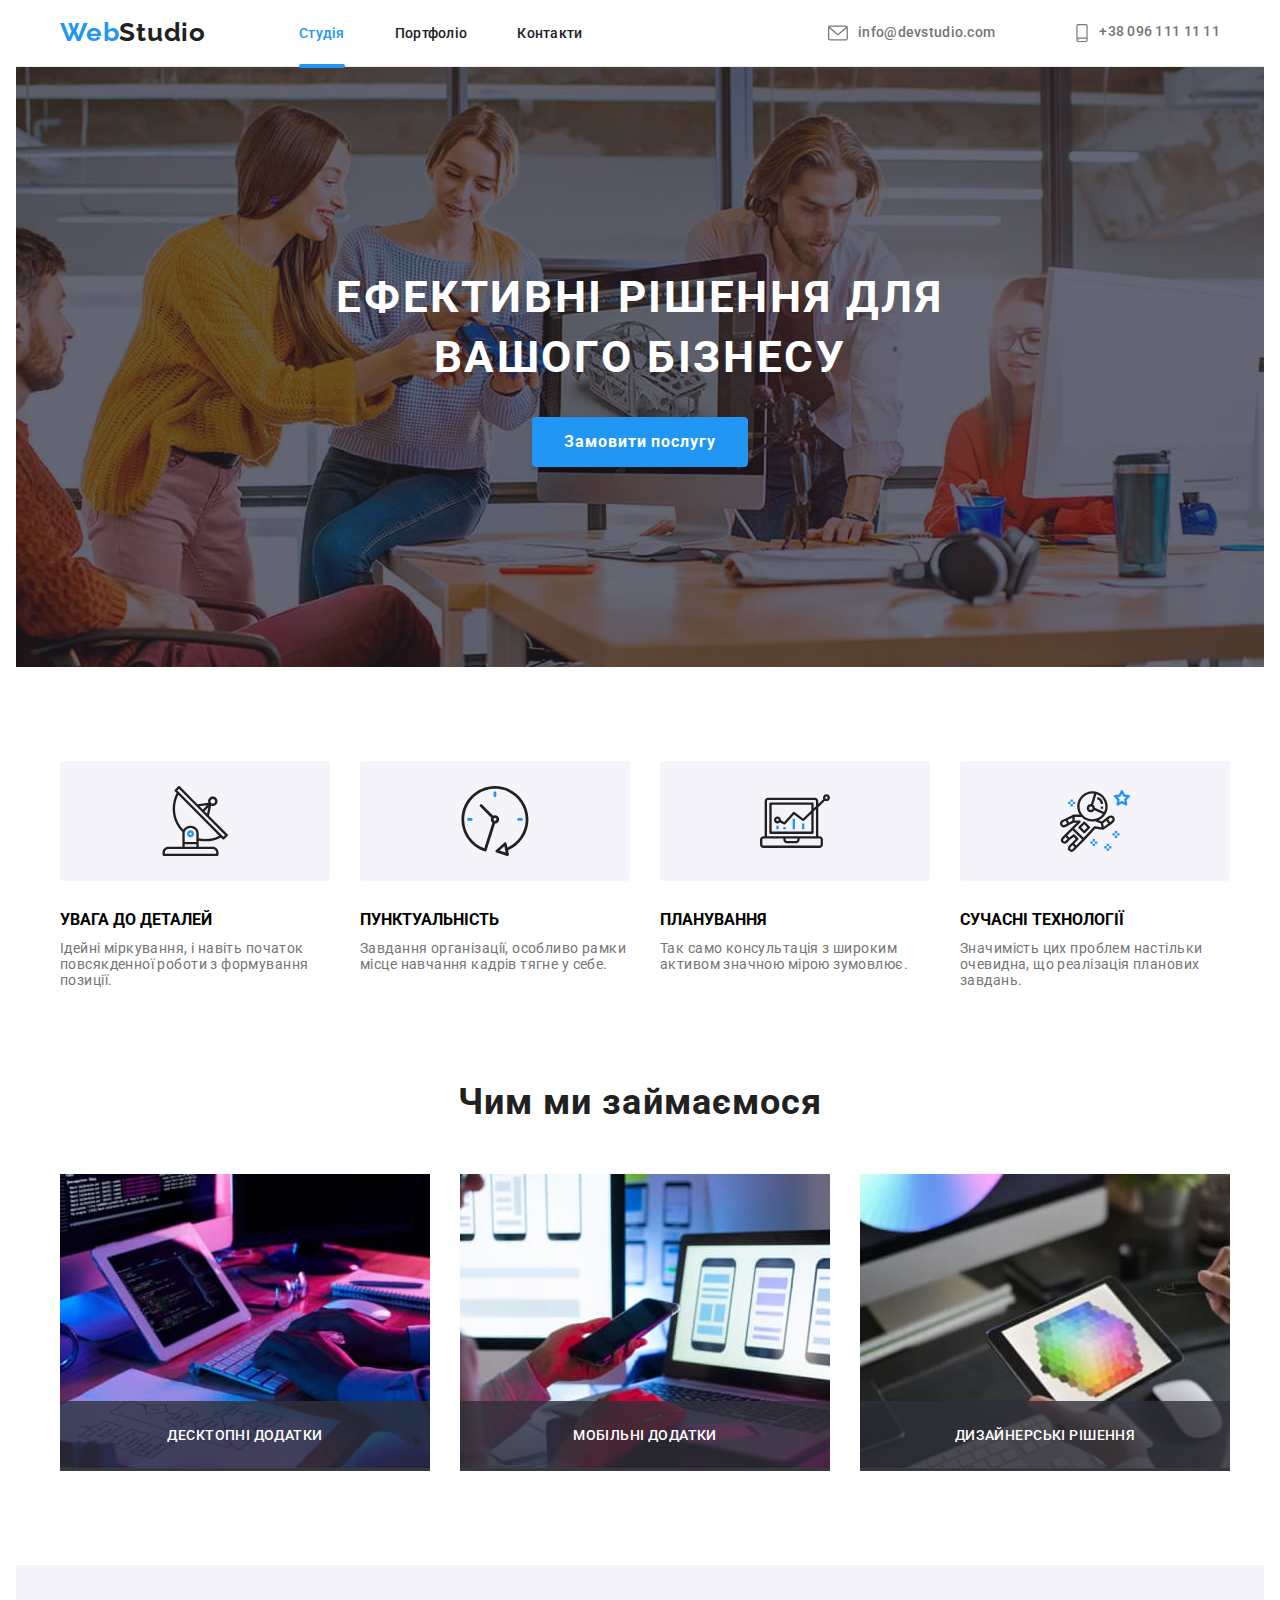
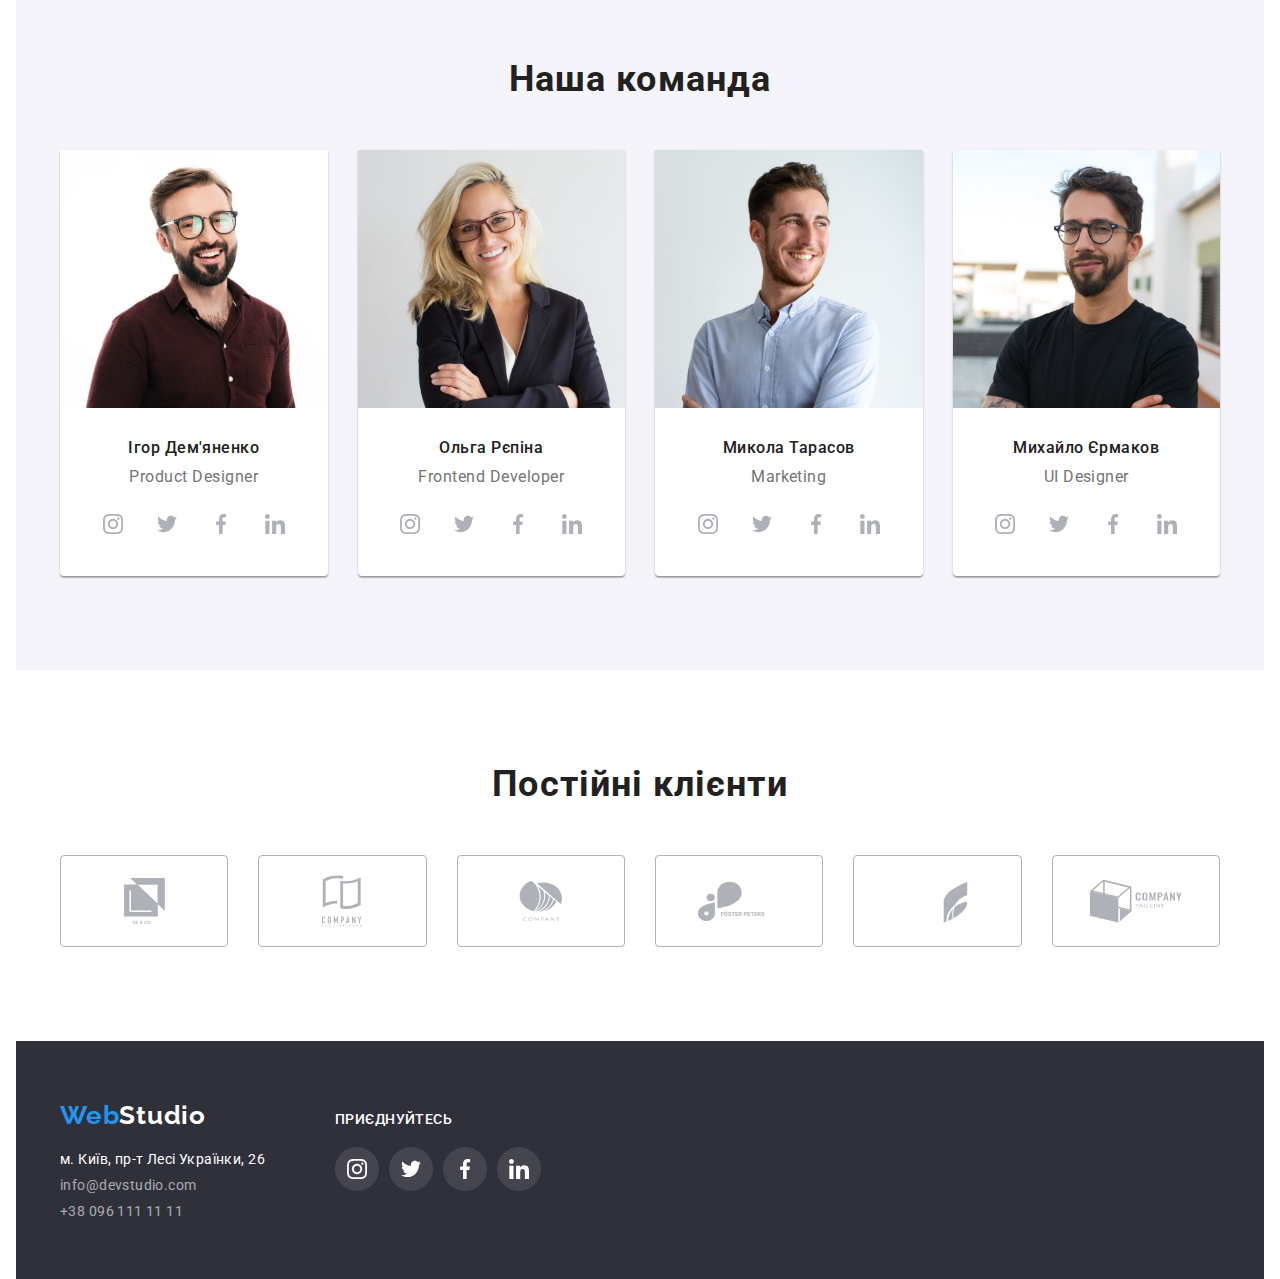
<file: index.html>
<!doctype html>
<html lang="uk">

<head>
    <meta charset="UTF-8">
    <meta http-equiv="X-UA-Compatible" content="IE=edge">
    <meta name="viewport" content="width=\, initial-scale=1.0">
    <title>WebStudio</title>
    <link rel="preconnect" href="https://fonts.googleapis.com">
    <link rel="preconnect" href="https://fonts.gstatic.com" crossorigin>
    <link
        href="https://fonts.googleapis.com/css2?family=Raleway:wght@700&family=Roboto:wght@400;500;700;900&display=swap"
        rel="stylesheet">
    <link rel="stylesheet"
        href="https://cdnjs.cloudflare.com/ajax/libs/modern-normalize/1.1.0/modern-normalize.min.css">
    <link rel="stylesheet" href="./css/styles.css">
</head>

<body>
    <!-- Шапка сайта -->
    <header class="header">
        <div class="container flex-header">
            <nav class="navigation">
                <a class="logo-head" lang="en" href="./index.html"><span class="logo">Web</span><span
                        class="logo-part">Studio</span></a>
                <ul class="menu">
                    <li class="navigation-item">
                        <a class="navigation-link current" href="./index.html">Студія</a>
                    </li>
                    <li class="navigation-item"><a class="navigation-link" href="./portfolio.html">Портфоліо</a></li>
                    <li class="navigation-item"><a class="navigation-link" href="./index.html">Контакти</a></li>
                </ul>
            </nav>
            <ul class="contacts">
                <li class="nav-contacts"><a class="mail mail-list" href="mailto:info@devstudio.com">
                        <svg class="mail-icon" width="20" height="16">
                            <use href="./images/icons.svg#icon-envelope-hover"></use>
                        </svg>info@devstudio.com</a></li>
                <li class="nav-contacts"><a class="phone phone-list" href="tel:+380961111111">
                        <svg class="phone-icon" width="14" height="18">
                            <use href="./images/icons.svg#icon-smartphone"></use>
                        </svg>+38 096 111 11 11</a></li>
            </ul>
        </div>
    </header>
    <main>
        <!-- Герой -->
        <section class="hero">
            <div class="hero-box container">
                <h1 class="hero-heading">Ефективні рішення для</br>
                    вашого бізнесу</h1>
                <button class="button" data-modal-open type="button"><span class="text-button">Замовити послугу</span></button>
                <div class="backdrop is-hidden" data-modal>
                    <div class="modal is-hidden">
                        <button class =" close-modal-btn " data-modal-close>
                            <svg class="modal-close-button" width="18" height="18">
                                <use href="./images/modalclose.svg#icon-close-black"></use>
                            </svg>
                        </button>
                    </div>
                </div>
            </div>
        </section>
        <!-- Переваги -->
        <section class=" section benefits benefits-box">
            <div class="container">
                <ul class="benefits-list">
                    <li class="benefits-items ">
                        <div class="section-icons">
                            <svg class="benefits-icon" width="70px" height="70px">
                                <use href="./images/icons.svg#icon-group"></use>
                            </svg>
                        </div>
                        <h3 class="benefits-title">УВАГА ДО ДЕТАЛЕЙ</h3>
                        <p class="about-company text-align">Ідейні міркування, і навіть початок повсякденної роботи з
                            формування позиції.</p>
                    </li>
                    <li class="benefits-items">
                        <div class="section-icons">
                            <svg class="benefits-icon" width="70px" height="70px">
                                <use href="./images/icons.svg#icon-clock-1"></use>
                            </svg>
                        </div>
                        <h3 class="benefits-title">ПУНКТУАЛЬНІСТЬ</h3>
                        <p class="about-company text-align">Завдання організації, особливо рамки місце навчання кадрів
                            тягне у себе.</p>
                    </li>
                    <li class="benefits-items">
                        <div class="section-icons">
                            <svg class="benefits-icon" width="70px" height="70px">
                                <use href="./images/icons.svg#icon-diagram-1"></use>
                            </svg>
                        </div>
                        <h3 class="benefits-title">ПЛАНУВАННЯ</h3>
                        <p class="about-company text-align">Так само консультація з широким активом значною мірою
                            зумовлює.</p>
                    </li>
                    <li class="benefits-items">
                        <div class="section-icons">
                            <svg class="benefits-icon" width="70px" height="70px">
                                <use href="./images/icons.svg#icon-astronaut"></use>
                            </svg>
                        </div>
                        <h3 class="benefits-title">СУЧАСНІ ТЕХНОЛОГІЇ</h3>
                        <p class="about-company text-align">Значимість цих проблем настільки очевидна, що реалізація
                            планових завдань.</p>
                    </li>
                </ul>
            </div>
        </section>
        <!-- Що робить компанія -->
        <section class="section no-padding company-box">
            <div class="container">
                <h2 class="job-desc-heading">Чим ми займаємося</h2>
                <ul class="description-list">
                    <li class="job-desc-item ">
                        <div class="job-desc-section">
                            <p class="job-desc-text">Десктопні додатки</p>
                            <img class="job-desc-image" src="images/job_description1.jpg" alt="Опис роботит1" width="370">
                        </div>
                    </li>
                    <li class="job-desc-item ">
                        <div class="job-desc-section">
                            <p class="job-desc-text">Мобільні додатки</p>
                            <img class="job-desc-image" src="images/job_description2.jpg" alt="Опис роботи 2" width="370">
                        </div>
                    </li>
                    <li class="job-desc-item ">
                        <div class="job-desc-section">
                            <p class="job-desc-text">Дизайнерські рішення</p>
                            <img class="job-desc-image" src="images/job_description3.jpg" alt="Опис роботи 3" width="370">
                        </div>
                    </li>
                </ul>
            </div>
        </section>
        <!-- Команда -->
        <section class="section team-box">
            <div class="container">
                <h2 class="team-heading">Наша команда</h2>
                <ul class="team-card-list">
                    <li class="team-card-background">
                        <img class="image" src="images/team_card_1.jpg" alt="Продакт дизайнер" width="270">
                        <div class="team-card">
                            <h3 class="team-name">Ігор Дем'яненко</h3>
                            <p class="profession" lang="en">Product Designer</p>
                            <ul class="team-social social-icon-list">
                                <li class="social-item">
                                    <a href="" class="social-link">
                                        <svg class="social-icon" width="20px" height="20px">
                                            <use href="./images/icons.svg#icon-instagram-2"></use>
                                        </svg>
                                    </a>
                                </li>
                                <li class="social-item">
                                    <a href="" class="social-link">
                                        <svg class="social-icon" width="20px" height="20px">
                                            <use href="./images/icons.svg#icon-twitter-1"></use>
                                        </svg>
                                    </a>
                                </li>
                                <li class="social-item">
                                    <a href="" class="social-link">
                                        <svg class="social-icon" width="20px" height="20px">
                                            <use href="./images/icons.svg#icon-facebook-1"></use>
                                        </svg>
                                    </a>
                                </li>
                                <li class="social-item">
                                    <a href="" class="social-link">
                                        <svg class="social-icon" width="20px" height="20px">
                                            <use href="./images/icons.svg#icon-linkedin-1"></use>
                                        </svg>
                                    </a>
                                </li>
                            </ul>
                        </div>
                    </li>
                    <li class="team-card-background">
                        <img class="image" src="images/team_card_2.jpg" alt="Фронтед девелопер" width="270">
                        <div class="team-card">
                            <h3 class="team-name">Ольга Рєпіна</h3>
                            <p class="profession" lang="en">Frontend Developer</p>
                            <ul class="team-social social-icon-list">
                                <li class="social-item">
                                    <a href="" class="social-link">
                                        <svg class="social-icon" width="20px" height="20px">
                                            <use href="./images/icons.svg#icon-instagram-2"></use>
                                        </svg>
                                    </a>
                                </li>
                                <li class="social-item">
                                    <a href="" class="social-link">
                                        <svg class="social-icon" width="20px" height="20px">
                                            <use href="./images/icons.svg#icon-twitter-1"></use>
                                        </svg>
                                    </a>
                                </li>
                                <li class="social-item">
                                    <a href="" class="social-link">
                                        <svg class="social-icon" width="20px" height="20px">
                                            <use href="./images/icons.svg#icon-facebook-1"></use>
                                        </svg>
                                    </a>
                                </li>
                                <li class="social-item">
                                    <a href="" class="social-link">
                                        <svg class="social-icon" width="20px" height="20px">
                                            <use href="./images/icons.svg#icon-linkedin-1"></use>
                                        </svg>
                                    </a>
                                </li>
                            </ul>
                        </div>
                    </li>
                    <li class="team-card-background">
                        <img class="image" src="images/team_card_3.jpg" alt="Маркетинг" width="270">
                        <div class="team-card">
                            <h3 class="team-name">Микола Тарасов</h3>
                            <p class="profession" lang="en">Marketing</p>
                            <ul class="team-social social-icon-list">
                                <li class="social-item">
                                    <a href="" class="social-link">
                                        <svg class="social-icon" width="20px" height="20px">
                                            <use href="./images/icons.svg#icon-instagram-2"></use>
                                        </svg>
                                    </a>
                                </li>
                                <li class="social-item">
                                    <a href="" class="social-link">
                                        <svg class="social-icon" width="20px" height="20px">
                                            <use href="./images/icons.svg#icon-twitter-1"></use>
                                        </svg>
                                    </a>
                                </li>
                                <li class="social-item">
                                    <a href="" class="social-link">
                                        <svg class="social-icon" width="20px" height="20px">
                                            <use href="./images/icons.svg#icon-facebook-1"></use>
                                        </svg>
                                    </a>
                                </li>
                                <li class="social-item">
                                    <a href="" class="social-link">
                                        <svg class="social-icon" width="20px" height="20px">
                                            <use href="./images/icons.svg#icon-linkedin-1"></use>
                                        </svg>
                                    </a>
                                </li>
                            </ul>
                        </div>
                    </li>
                    <li class="team-card-background">
                        <img class="image" src="images/team_card_4.jpg" alt="Дизайнер інтерфейсу" width="270">
                        <div class="team-card">
                            <h3 class="team-name">Михайло Єрмаков</h3>
                            <p class="profession" lang="en">UI Designer</p>
                            <ul class="team-social social-icon-list">
                                <li class="social-item">
                                    <a href="" class="social-link">
                                        <svg class="social-icon" width="20px" height="20px">
                                            <use href="./images/icons.svg#icon-instagram-2"></use>
                                        </svg>
                                    </a>
                                </li>
                                <li class="social-item">
                                    <a href="" class="social-link">
                                        <svg class="social-icon" width="20px" height="20px">
                                            <use href="./images/icons.svg#icon-twitter-1"></use>
                                        </svg>
                                    </a>
                                </li>
                                <li class="social-item">
                                    <a href="" class="social-link">
                                        <svg class="social-icon" width="20px" height="20px">
                                            <use href="./images/icons.svg#icon-facebook-1"></use>
                                        </svg>
                                    </a>
                                </li>
                                <li class="social-item">
                                    <a href="" class="social-link">
                                        <svg class="social-icon" width="20px" height="20px">
                                            <use href="./images/icons.svg#icon-linkedin-1"></use>
                                        </svg>
                                    </a>
                                </li>
                            </ul>
                        </div>
                    </li>
                </ul>
            </div>
        </section>
        <!-- Постійні клієнти -->
        <section class="section clients">
            <div class="container clients-container">
                <h2 class="clients-heading">Постійні клієнти</h2>
                <ul class="clients-list clients-after-list">
                    <li class="clients-item clients-after-items">
                        <a href="" class="clients-link">
                            <svg class="clients-icon" width="41" height="46.7">
                                <use href="./images/icons.svg#icon-clients1"></use>
                            </svg>
                        </a>
                    </li>
                    <li class="clients-item clients-after-items">
                        <a href="" class="clients-link">
                            <svg class="clients-icon" width="40" height="52">
                                <use href="./images/icons.svg#icon-clients2"></use>
                            </svg>
                        </a>
                    </li>
                    <li class="clients-item clients-after-items">
                        <a href="" class="clients-link">
                            <svg class="clients-icon" width="43.46" height="41.18">
                                <use href="./images/icons.svg#icon-clients3"></use>
                            </svg>
                        </a>
                    </li>
                    <li class="clients-item clients-after-items">
                        <a href="" class="clients-link">
                            <svg class="clients-icon" width="84.44" height="40.62">
                                <use href="./images/icons.svg#icon-clients4"></use>
                            </svg>
                        </a>
                    </li>
                    <li class="clients-item clients-after-items">
                        <a href="" class="clients-link">
                            <svg class="clients-icon" width="62.54" height="45.43">
                                <use href="./images/icons.svg#icon-clients5"></use>
                            </svg>
                        </a>
                    </li>
                    <li class="clients-item clients-after-items">
                        <a href="" class="clients-link">
                            <svg class="clients-icon" width="93.79" height="43.93">
                                <use href="./images/icons.svg#icon-clients6"></use>
                            </svg>
                        </a>
                    </li>
                </ul>
            </div>
        </section>
    </main>
    <!-- Футер -->
    <footer class="page-footer">
        <div class="container footer-box">
            <div class="footer-left">
                <a lang="en" href="/"><span class="logo">Web</span><span class="footerpart">Studio</span></a>
                <address>
                    <p class="adress">м. Київ, пр-т Лесі Українки, 26</p>
                    <ul class="footer-contacts">
                        <li class="phone-message"><a href="mailto:info@devstudio.com"
                                class="message">info@devstudio.com</a>
                        </li>
                        <li class="phone-mail"><a href="tel:+380961111111" class="mobile">+38 096 111 11 11</a></li>
                    </ul>
                </address>
            </div>
            <div class="footer-right">
                <h3 class="join-heading">Приєднуйтесь</h3>
                <ul class="join-list">
                    <li class="join-item">
                        <a href="" class="join-social">
                            <svg class="footer-social-icon" width="20" height="20">
                                <use href="./images/icons.svg#icon-instagramfooter"></use>
                            </svg>
                        </a>
                    </li>
                    <li class="join-item">
                        <a href="" class="join-social">
                            <svg class="footer-social-icon" width="20" height="20">
                                <use href="./images/icons.svg#icon-twitterfooter"></use>
                            </svg>
                        </a>
                    </li>
                    <li class="join-item">
                        <a href="" class="join-social">
                            <svg class="footer-social-icon" width="20" height="20">
                                <use href="./images/icons.svg#icon-facebookfooter"></use>
                            </svg>
                        </a>
                    </li>
                    <li class="join-item">
                        <a href="" class="join-social">
                            <svg class="footer-social-icon" width="20" height="20">
                                <use href="./images/icons.svg#icon-linkedinfooter"></use>
                            </svg>
                        </a>
                    </li>
                </ul>
            </div>
        </div>
    </footer>
    <script src="./js/modal.js"></script>
</body>

</html>
</file>
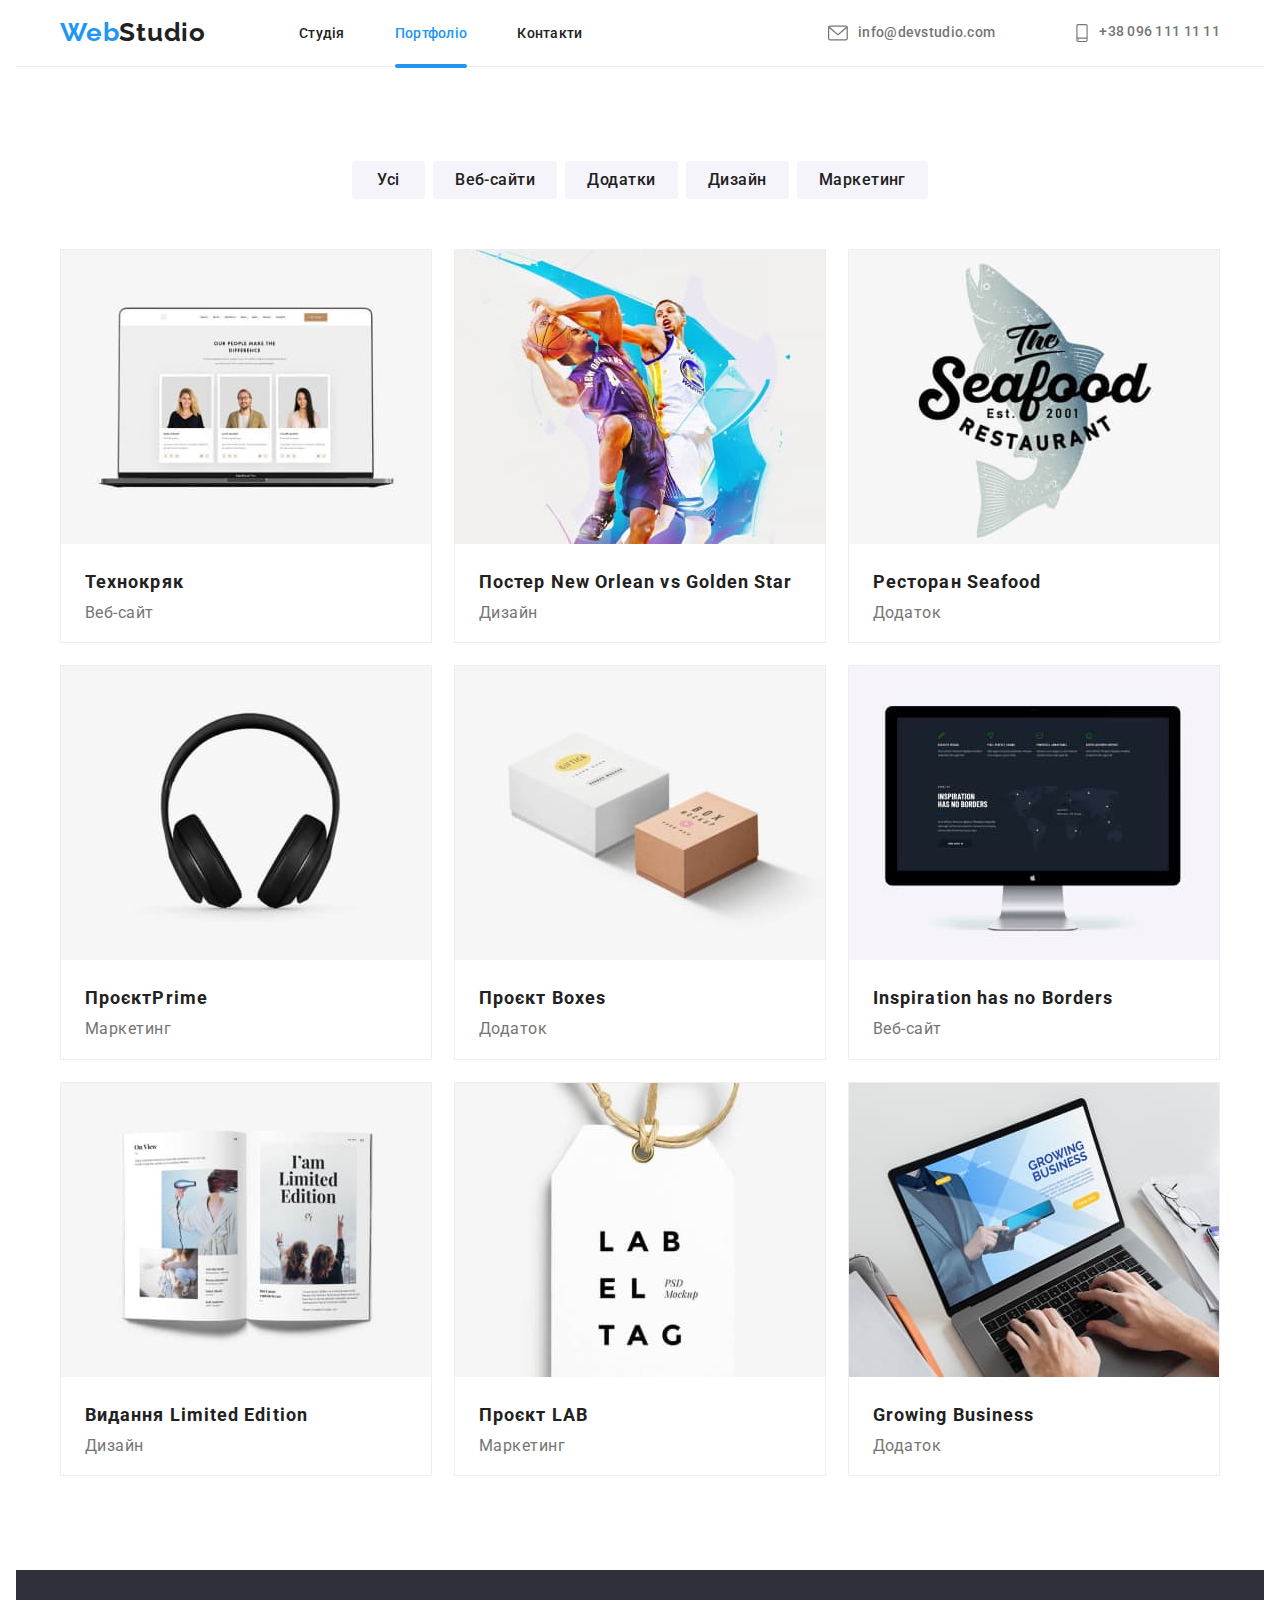
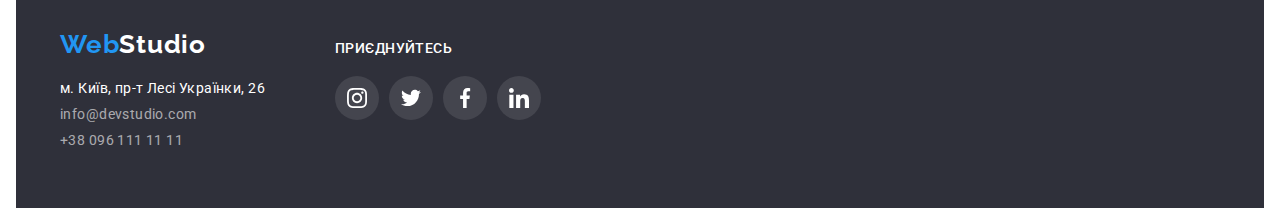
<file: portfolio.html>
<!doctype html>
<html lang="uk">

<head>
    <meta charset="UTF-8">
    <meta http-equiv="X-UA-Compatible" content="IE=edge">
    <meta name="viewport" content="width=\, initial-scale=1.0">
    <title>WebStudio</title>
    <link rel="preconnect" href="https://fonts.googleapis.com">
    <link rel="preconnect" href="https://fonts.gstatic.com" crossorigin>
    <link
        href="https://fonts.googleapis.com/css2?family=Raleway:wght@700&family=Roboto:wght@400;500;700;900&display=swap"
        rel="stylesheet">
    <link rel="stylesheet"
        href="https://cdnjs.cloudflare.com/ajax/libs/modern-normalize/1.1.0/modern-normalize.min.css">
    <link rel="stylesheet" href="./css/styles.css">
</head>

<body>
    <!-- Шапка сайта -->
    <header class="header">
        <div class="container flex-header">
            <nav class="navigation">
                <a class="logo-head" lang="en" href="./index.html"><span class="logo">Web</span><span
                        class="logo-part">Studio</span></a>
                <ul class="menu">
                    <li class="navigation-item"><a class="navigation-link" href="./index.html">Студія</a></li>
                    <li class="navigation-item"><a class="navigation-link current" href="./portfolio.html">Портфоліо</a></li>
                    <li class="navigation-item"><a class="navigation-link" href="./index.html">Контакти</a></li>
                </ul>
            </nav>
            <ul class="contacts">
                <li class="nav-contacts"><a class="mail mail-list" href="mailto:info@devstudio.com">
                        <svg class="mail-icon" width="20" height="16">
                            <use href="./images/icons.svg#icon-envelope-hover"></use>
                        </svg>info@devstudio.com</a></li>
                <li class="nav-contacts"><a class="phone phone-list" href="tel:+380961111111">
                        <svg class="phone-icon" width="14" height="18">
                            <use href="./images/icons.svg#icon-smartphone"></use>
                        </svg>+38 096 111 11 11</a></li>
            </ul>
        </div>
    </header>
    <section class="portfolio">
        <div class="container portfolio-menu">
            <ul class="button-list">
                <li><button type="button" class="portfoio-button">Усі</button></li>
                <li><button type="button" class="portfoio-button">Веб-сайти</button></li>
                <li><button type="button" class="portfoio-button">Додатки</button></li>
                <li><button type="button" class="portfoio-button">Дизайн</button></li>
                <li><button type="button" class="portfoio-button">Маркетинг</button></li>
            </ul>
        </div>
        <div class="container portfolio-box">
            <ul class="work-list">
                <li class="flex-list">
                    <a class="portfolio-link-list" href="">
                        <div class="image-wrapper">
                            <img class="portfolio-image-list" width="370" height="294" src="images/img1.jpg" alt="site">
                            <p class="portfolio-desc-list">Ресурс пропонує комплексні пропозиції з різним рівнем функціоналу та сервісів. Все це дозволить відвідувачу отримати
                            вичерпні відомості про компанію чи приватну особу.</p>
                        </div>
                        <div class="work-example">
                            <h2 class="work-title">Технокряк</h2>
                            <p class="desc">Веб-сайт</p>
                        </div>
                    </a>
                </li>
                <li class="flex-list">
                    <a class="portfolio-link-list" href="">
                        <div class="image-wrapper">
                            <img class="portfolio-image-list" width="370" height="294" src="images/img2.jpg" alt="design">
                            <p class="portfolio-desc-list">Ресурс пропонує комплексні пропозиції з різним рівнем функціоналу та сервісів. Все це
                                дозволить відвідувачу отримати
                                вичерпні відомості про компанію чи приватну особу.</p>
                        </div>
                        <div class="work-example">
                            <h2 class="work-title">Постер <span lang="en">New Orlean vs Golden Star</span></h2>
                            <p class="desc">Дизайн</p>
                        </div>
                    </a>
                </li>
                <li class="flex-list">
                    <a class="portfolio-link-list" href="">
                        <div class="image-wrapper">
                            <img class="portfolio-image-list" width="370" height="294" src="images/img3.jpg" alt="app">
                            <p class="portfolio-desc-list">Ресурс пропонує комплексні пропозиції з різним рівнем функціоналу та сервісів. Все це
                                дозволить відвідувачу отримати
                                вичерпні відомості про компанію чи приватну особу.</p>
                        </div>
                        <div class="work-example">
                            <h2 class="work-title">Ресторан <span lang="en">Seafood</span></h2>
                            <p class="desc">Додаток</p>
                        </div>
                    </a>
                </li>
                <li class="flex-list">
                    <a class="portfolio-link-list" href="">
                        <div class="image-wrapper">
                            <img class="portfolio-image-list" width="370" height="294" src="images/img4.jpg" alt="marketing">
                            <p class="portfolio-desc-list">Ресурс пропонує комплексні пропозиції з різним рівнем функціоналу та сервісів. Все це
                                дозволить відвідувачу отримати
                                вичерпні відомості про компанію чи приватну особу.</p>
                        </div>
                        <div class="work-example">
                            <h2 class="work-title">Проєкт<span lang="en">Prime</span></h2>
                            <p class="desc">Маркетинг</p>
                        </div>
                    </a>
                </li>
                <li class="flex-list">
                    <a class="portfolio-link-list" href="">
                        <div class="image-wrapper">
                            <img class="portfolio-image-list" width="370" height="294" src="images/img5.jpg" alt="app">
                            <p class="portfolio-desc-list">Ресурс пропонує комплексні пропозиції з різним рівнем функціоналу та сервісів. Все це
                                дозволить відвідувачу отримати
                                вичерпні відомості про компанію чи приватну особу.</p>
                        </div>
                        <div class="work-example">
                            <h2 class="work-title">Проєкт <span lang="en">Boxes</span></h2>
                            <p class="desc">Додаток</p>
                        </div>
                    </a>
                </li>
                <li class="flex-list">
                    <a class="portfolio-link-list" href="">
                        <div class="image-wrapper">
                            <img class="portfolio-image-list" width="370" height="294" src="images/img6.jpg" alt="site">
                            <p class="portfolio-desc-list">Ресурс пропонує комплексні пропозиції з різним рівнем функціоналу та сервісів. Все це
                                дозволить відвідувачу отримати
                                вичерпні відомості про компанію чи приватну особу.</p>
                        </div>
                        <div class="work-example">
                            <h2 class="work-title"><span lang="en">Inspiration has no Borders</span></h2>
                            <p class="desc">Веб-сайт</p>
                        </div>
                    </a>
                </li>
                <li class="flex-list">
                    <a class="portfolio-link-list" href="">
                        <div class="image-wrapper">
                            <img class="portfolio-image-list" width="370" height="294" src="images/img7.jpg" alt="design">
                            <p class="portfolio-desc-list">Ресурс пропонує комплексні пропозиції з різним рівнем функціоналу та сервісів. Все це
                                дозволить відвідувачу отримати
                                вичерпні відомості про компанію чи приватну особу.</p>
                        </div>
                        <div class="work-example">
                            <h2 class="work-title">Видання <span lang="en">Limited Edition</span></h2>
                            <p class="desc">Дизайн</p>
                        </div>
                    </a>
                </li>
                <li class="flex-list">
                    <a class="portfolio-link-list" href="">
                        <div class="image-wrapper">
                            <img class="portfolio-image-list" width="370" height="294" src="images/img8.jpg" alt="marketing">
                            <p class="portfolio-desc-list">Ресурс пропонує комплексні пропозиції з різним рівнем функціоналу та сервісів. Все це
                                дозволить відвідувачу отримати
                                вичерпні відомості про компанію чи приватну особу.</p>
                        </div>
                        <div class="work-example">
                            <h2 class="work-title">Проєкт <span lang="en">LAB</span></h2>
                            <p class="desc">Маркетинг</p>
                        </div>
                    </a>
                </li>
                <li class="flex-list">
                    <a class="portfolio-link-list" href="">
                        <div class="image-wrapper">
                            <img class="portfolio-image-list" width="370" height="294" src="images/img9.jpg" alt="app">
                            <p class="portfolio-desc-list">Ресурс пропонує комплексні пропозиції з різним рівнем функціоналу та сервісів. Все це
                                дозволить відвідувачу отримати
                                вичерпні відомості про компанію чи приватну особу.</p>
                        </div>
                        <div class="work-example">
                            <h2 class="work-title"><span lang="en">Growing Business</span></h2>
                            <p class="desc">Додаток</p>
                        </div>
                    </a>
                </li>
            </ul>
        </div>
    </section>
    <footer class="page-footer">
        <div class="container footer-box">
            <div class="footer-left">
                <a lang="en" href="/"><span class="logo">Web</span><span class="footerpart">Studio</span></a>
                <address>
                    <p class="adress">м. Київ, пр-т Лесі Українки, 26</p>
                    <ul class="footer-contacts">
                        <li class="phone-message"><a href="mailto:info@devstudio.com"
                                class="message">info@devstudio.com</a>
                        </li>
                        <li class="phone-mail"><a href="tel:+380961111111" class="mobile">+38 096 111 11 11</a></li>
                    </ul>
                </address>
            </div>
            <div class="footer-right">
                <h3 class="join-heading">Приєднуйтесь</h3>
                <ul class="join-list">
                    <li class="join-item">
                        <a href="" class="join-social">
                            <svg class="footer-social-icon" width="20" height="20">
                                <use href="./images/icons.svg#icon-instagramfooter"></use>
                            </svg>
                        </a>
                    </li>
                    <li class="join-item">
                        <a href="" class="join-social">
                            <svg class="footer-social-icon" width="20" height="20">
                                <use href="./images/icons.svg#icon-twitterfooter"></use>
                            </svg>
                        </a>
                    </li>
                    <li class="join-item">
                        <a href="" class="join-social">
                            <svg class="footer-social-icon" width="20" height="20">
                                <use href="./images/icons.svg#icon-facebookfooter"></use>
                            </svg>
                        </a>
                    </li>
                    <li class="join-item">
                        <a href="" class="join-social">
                            <svg class="footer-social-icon" width="20" height="20">
                                <use href="./images/icons.svg#icon-linkedinfooter"></use>
                            </svg>
                        </a>
                    </li>
                </ul>
            </div>
        </div>
    </footer>
</body>

</html>
</file>
<file: css/styles.css>
/* Шрифти, контейнер */
body {
    font-family: 'Roboto', sans-serif;
    font-size: 14px;
    background: #FFFFFF;
    margin: auto;
    padding-left: 16px;
    padding-right: 16px;
    box-sizing: content-box;
    /* font-weight: 500; */
}

/* Скидання властивостей */
p,
h1,
h2,
h3,
h4,
h5,
h6 {
    margin-top: 0;
    margin-bottom: 0;
}

ul {
    margin: 0;
}

ul {
    list-style: none;
    padding: 0;
}

.contacts {
    list-style: none;
    margin-left: auto;
}

/* Хедер */

.logo {
    font-family: 'Raleway';
    color: #2196F3;
    font-weight: 700;
    font-size: 26px;
    line-height: 1, 19;
    letter-spacing: 0.03em;
}

/* Чорні букви логотипу */
.logo-part {
    font-family: 'Raleway';
    color: #212121;
    font-weight: 700;
    font-size: 26px;
    line-height: 1, 19;
    letter-spacing: 0.03em;
}

.footerpart {
    font-family: 'Raleway';
    color: #FFFFFF;
    font-weight: 700;
    font-size: 26px;
    line-height: 1, 19;
    letter-spacing: 0.03em;
}

.flex-header {
    display: flex;
    align-items: center;
    justify-content: space-between;
}

.header {
    border-bottom: 1px solid #ececec;
}

.logo-head {
    display: block;
    padding-top: 16px;
    padding-bottom: 16px;
}

.menu {
    display: flex;
    margin-left: 93px;
    margin-top: 0;
    margin-bottom: 0;
}

.navigation {
    display: flex;
    align-items: center;
    justify-content: baseline;
}

.menu .navigation-item {
    margin-right: 50px;
}

.menu .navigation-item:last-child {
    margin-right: 0;
}

.menu .navigation-link {
    padding-top: 24px;
    padding-bottom: 24px;
}

.navigation-link:hover,
.navigation-link:focus {
    color: #2196f3;
}

.navigation-link {
    color: #212121;
    width: 72px;
    height: 16px;
    font-weight: 500;
    font-size: 14px;
    line-height: 0, 87;
    letter-spacing: 0.02em;
    position: relative;
    transition-property: color;
    transition-duration: 250ms;
    transition-timing-function: cubic-bezier(0.4, 0, 0.2, 1);
}

.navigation-link.current {
    color: #2196f3;
    transition-property: color;
    transition-duration: 250ms;
    transition-timing-function: cubic-bezier(0.4, 0, 0.2, 1);
}

.navigation-link.current::after {
    content: "";
    position: absolute;
    background-color: #2196f3;
    width: 100%;
    height: 4px;
    border-radius: 2px;
    left: 0;
    bottom: -3px;
    cursor: default;
}

/* Контакти в хедері */

.contacts {
    display: flex;
    align-items: center;
    justify-content: center;
}

.contacts .nav-contacts+.nav-contacts {
    margin-left: 50px;
}

.contacts .nav-contacts {
    display: flex;
    align-items: center;
    margin-right: 30px;
}

.contacts .nav-contacts:last-child {
    margin-right: 0;
}

.mail {
    display: flex;
    color: #757575;
    font-weight: 500;
    font-size: 14px;
    line-height: 1.14;
    letter-spacing: 0.02em;
    padding-top: 24px;
    padding-bottom: 24px;
    cursor: pointer;
}

.phone {
    display: flex;
    color: #757575;
    font-weight: 500;
    font-size: 14px;
    line-height: 1.14;
    letter-spacing: 0.02em;
    padding-top: 24px;
    padding-bottom: 24px;
}

.mail-list,
.phone-list {
    display: flex;
    transition-property: color;
    transition-duration: 250ms;
    transition-timing-function: cubic-bezier(0.4, 0, 0.2, 1);

}

.mail-list:hover,
.mail-list:focus {
    cursor: pointer;
    color: #2196f3;
}

.mail-list:hover .mail-icon,
.mail-list:focus .mail-icon {
    transition-property: fill;
    transition-duration: 250ms;
    transition-timing-function: cubic-bezier(0.4, 0, 0.2, 1);
}

.mail-list:hover .mail-icon,
.mail-list:focus .mail-icon {
    cursor: pointer;
    fill: #2196f3;
}

.phone-icon {
    margin-right: 10px;
    fill: #757575;
}

.mail-icon {
    margin-right: 10px;
    fill: #757575;
}

.phone-list:hover,
.phone-list:focus {
    cursor: pointer;
    color: #2196f3;
}

.phone-list:hover .phone-icon,
.phone-list:focus .phone-icon {
    transition-property: fill;
    transition-duration: 250ms;
    transition-timing-function: cubic-bezier(0.4, 0, 0.2, 1);
}

.phone-list:hover .phone-icon,
.phone-list:focus .phone-icon {
    cursor: pointer;
    /* color: #2196f3; */
    fill: #2196f3;
}


/* Герой */

.hero {
    padding-top: 200px;
    padding-bottom: 200px;
    max-width: 1600px;
    background-image: linear-gradient(to right, rgba(47, 48, 58, 0.4),
            rgba(47, 48, 58, 0.4)),
        url(../images/Img.jpg);
    background-repeat: no-repeat;
    background-position: center;
    background-size: cover;
    margin: 0 auto;
}

.hero-heading {
    margin-top: 200;
    margin-bottom: 30px;
    font-size: 44px;
    line-height: 60px;
    letter-spacing: 0.06em;
    text-transform: uppercase;
    color: #FFFFFF;
}

.hero-box {
    text-align: center;
}

.button {
    min-width: 216px;
    height: 50px;
    background-color: #2196F3;
    box-shadow: 0px 4px 4px rgba(0, 0, 0, 0.15);
    cursor: pointer;
    border: 0;
    border-radius: 4px;
    padding: 0;
    transition-property: color;
    transition-duration: 250ms;
    transition-timing-function: cubic-bezier(0.4, 0, 0.2, 1);
}

body button:hover,
body button:focus {
    background-color: #188ce8;
    color: #2196f3;
    cursor: pointer;
}

.backdrop {
    position: fixed;
    /* z-index: 105; */
    top: 0;
    left: 0;

    width: 100%;
    height: 100%;
    background-color: rgba(0, 0, 0, 0.2);
    transition: all 250ms cubic-bezier(0.4, 0, 0.2, 1);
}

.backdrop.is-hidden {
    visibility: hidden;
    opacity: 0;
    pointer-events: none;
}

.backdrop.is-hidden .modal {
    transform: translate(-50%, -200%);
}

.modal {
    position: absolute;
    width: 528px;
    height: 581px;
    background-color: #ffffff;
    box-shadow: 0px 1px 3px rgba(0, 0, 0, 0.12), 0px 1px 1px rgba(0, 0, 0, 0.14),
        0px 2px 1px rgba(0, 0, 0, 0.2);
    transition: box-shadow 250ms cubic-bezier(0.4, 0, 0.2, 1);
    border-radius: 4px;
    top: 50%;
    left: 50%;
    transform: translate(-50%, -50%);
    transition: transform 250ms cubic-bezier(0.4, 0, 0.2, 1);
}

.close-modal-btn {
    position: absolute;
    top: 8px;
    right: 8px;
    width: 30px;
    height: 30px;
    display: flex;
    align-items: center;
    justify-content: center;
    padding: 0;
    border-radius: 50%;
    background-color: #ffffff;
    border: 1px solid rgba(0, 0, 0, 0.1);
    cursor: pointer;
}

.modal-close-button:hover {
    transition-property: fill;
    transition-property: cursor;
    transition-duration: 250ms;
    transition-timing-function: cubic-bezier(0.4, 0, 0.2, 1);
}

.modal-close-button:hover {
    fill: #ffffff;
    cursor: pointer;
}

.text-button {
    font-weight: 700;
    font-size: 16px;
    line-height: 1.87;
    letter-spacing: 0.06em;
    color: #FFFFFF;
    /* padding: 10px 32px; */
    text-align: center;
}

.container {
    width: 1200px;
    padding-left: 20px;
    padding-right: 20px;
    margin: auto;
}

.section {
    padding-top: 94px;
    padding-bottom: 94px;
}

.section.no-padding {
    padding-top: 0;
}

/* Переваги */

.benefits-list {
    display: flex;
    gap: 30px;
}

.benefits-title {
    margin-bottom: 10px;
}

.about-company {
    font-size: 14px;
    line-height: 1, 71;
    letter-spacing: 0.03em;
    color: #757575;
    margin-bottom: auto;
    text-align: left;
}

.company-box,
.benefits-box {
    background-color: #FFFFFF;
}

.company-box {
    text-align: center;
}

/* Що ми робимо */

.section-icons {
    width: 270px;
    height: 120px;
    background-color: #f5f4fa;
    border-radius: 4px;
    display: block;
    margin-bottom: 30px;
    display: flex;
    justify-content: center;
    align-items: center;
}

.job-desc-heading {
    font-size: 36px;
    line-height: 1, 16;
    letter-spacing: 0.03em;
    color: #212121;
    font-weight: 700;
    margin-top: 0;
    margin-bottom: 50px;
    text-align: center;
}

.description-list {
    display: flex;
    padding-left: 0;
    padding-right: 0;
    margin-top: 50px;
    gap: 30px;
}

.job-desc-text {
    font-weight: 500;
    font-size: 14px;
    line-height: 1.14;
    text-align: center;
    letter-spacing: 0.03em;
    text-transform: uppercase;
    background: rgba(47, 48, 58, 0.8);
    color: #ffffff;
    bottom: 0;
    left: 0;
    padding-top: 27px;
    padding-bottom: 27px;
    position: absolute;
    width: 100%;
    display: flex;
    justify-content: center;
    align-items: center;
}

.job-desc-section {
    background-color: rgba(47, 48, 58, 0.8);
    position: relative;
}

/* Команда */

.team-box {
    background: #F5F4FA;
    text-align: center;
}

.team-card-background {
    background-color: #FFFFFF;
    border-radius: 0px 0px 4px 4px;
    box-shadow: 0px 1px 3px rgba(0, 0, 0, 0.12), 0px 1px 1px rgba(0, 0, 0, 0.14), 0px 2px 1px rgba(0, 0, 0, 0.2);
    border-radius: 0px 0px 4px 4px;
    transition: box-shadow 250ms cubic-bezier(0.4, 0, 0.2, 1);

}

.team-card-list {
    display: flex;
    gap: 30px;
    padding-left: 0;
}

.team-card {
    padding-top: 30px;
    padding-bottom: 30px;
}

.team-heading {
    font-size: 36px;
    line-height: 1, 16;
    letter-spacing: 0.03em;
    color: #212121;
    margin-bottom: 50px;
}

.team-name {
    font-size: 16px;
    line-height: 19px;
    letter-spacing: 0.03em;
    color: #212121;
    margin-top: 0;
    margin-bottom: 10px;
    font-weight: 500;
    font-size: 16px;
    line-height: 1.19;
}

.profession {
    font-size: 16px;
    line-height: 1.19;
    margin-bottom: 16px;
    letter-spacing: 0.03em;
    color: #757575;
}

.image {
    display: block;
    max-width: 100%;
    height: auto;
}

/* Іконки соцмереж */

.social-icon-list {
    display: flex;
    justify-content: center;
}

.social-item {
    width: 44px;
    height: 44px;
    margin-right: 10px;
}

.social-item:last-child {
    margin-right: 0;
}

.social-link {
    width: 100%;
    height: 100%;
    display: flex;
    align-items: center;
    justify-content: center;
    cursor: pointer;
    transition-property: background-color;
    transition-property: border-radius;
    transition-property: cursor;
    transition-duration: 250ms;
    transition-timing-function: cubic-bezier(0.4, 0, 0.2, 1);

}

.social-icon {
    fill: #afb1b8;
}

.social-link:hover,
.social-link:focus {
    background-color: #2196f3;
    border-radius: 50%;
    cursor: pointer;
}

.social-link .social-icon,
.social-link .social-icon {
    transition-property: fill;
    transition-duration: 250ms;
    transition-timing-function: cubic-bezier(0.4, 0, 0.2, 1);
    }

.social-link:hover .social-icon,
.social-link:focus .social-icon {
    fill: #ffffff;
    cursor: pointer;
}

/* Постійні клієнти */

.clients {
    padding-top: 94px;
    padding-bottom: 94px;
}

.clients-heading {
    font-size: 36px;
    line-height: 1, 16;
    letter-spacing: 0.03em;
    color: #212121;
    font-weight: 700;
    margin-top: 0;
    margin-bottom: 50px;
    text-align: center;
}

.clients-list {
    display: flex;
}

.clients-item:not(:last-child) {
    margin-right: 30px;
}

.clients-after-items {
    width: 170px;
    height: 92px;
    border: 1px solid #afb1b8;
    border-radius: 4px;
    background-position: center;
    background-size: 106px;
    background-repeat: no-repeat;
    transition-property: border-color;
    transition-duration: 250ms;
    transition-timing-function: cubic-bezier(0.4, 0, 0.2, 1);
}

.clients-after-items:hover,
.clients-after-items:focus {
    border-color: #2196F3;
}

.clients-link {
    width: 100%;
    height: 100%;
    display: flex;
    align-items: center;
    justify-content: center;
    fill: #afb1b8;
    transition-property: fill;
    transition-duration: 250ms;
    transition-timing-function: cubic-bezier(0.4, 0, 0.2, 1);
}

.clients-link:hover,
.clients-link:focus {
    fill: #2196F3;
}

/* Футер */

.footer-box {
    display: flex;
    align-items: baseline;
}

.page-footer {
    background: #2F303A;
    padding: 60px 0;
}

.footer-contacts {
    padding-left: 0;
    margin-top: 10px;
    margin-bottom: 0;
    padding-bottom: 0;
}

.adress {
    font-size: 14px;
    line-height: 1, 71;
    letter-spacing: 0.03em;
    color: #FFFFFF;
    font-style: normal;
    margin-top: 20px;
}

.phone-message {
    margin-bottom: 10px;
}

.message {
    font-size: 14px;
    line-height: 1, 71;
    letter-spacing: 0.03em;
    color: rgba(255, 255, 255, 0.6);
    font-style: normal;
    transition-property: color;
    transition-duration: 250ms;
    transition-timing-function: cubic-bezier(0.4, 0, 0.2, 1);
}

.mobile {
    font-size: 14px;
    line-height: 1, 71;
    letter-spacing: 0.03em;
    color: rgba(255, 255, 255, 0.6);
    font-style: normal;
    transition-property: color;
    transition-duration: 250ms;
    transition-timing-function: cubic-bezier(0.4, 0, 0.2, 1);
}

.mobile:hover,
.message:hover,
.mobile:focus,
.message:focus {
    color: #2196F3;
}

a {
    text-decoration: none;
}

h2 {
    font-size: 36px;
    line-height: 1, 16;
    letter-spacing: 0.03em;
    color: #212121;
}

.footer-right {
    margin-left: 70px;
}

.join-list {
    display: flex;
}

.join-heading {
    font-style: normal;
    font-weight: 500;
    font-size: 14px;
    line-height: 16px;
    letter-spacing: 0.03em;
    text-transform: uppercase;
    color: #ffffff;
    margin-bottom: 20px;
}

.join-social {
    width: 44px;
    height: 44px;
    background: rgba(255, 255, 255, 0.1);
    border-radius: 50%;
    display: flex;
    align-items: center;
    justify-content: center;
    transition-property: background-color;
    transition-duration: 250ms;
    transition-timing-function: cubic-bezier(0.4, 0, 0.2, 1);
}

.join-item {
    margin-right: 10px;
}

.join-item:last-child {
    margin: 0;
}

.join-social:hover,
.join-social:focus {
    background-color: #2196f3;
}

.footer-social-icon {
    color: #ffffff;
}

/* Портфоліо */
.portfolio {
    list-style: none;
    padding: 94px 0;
}

.button-list {
    display: flex;
    gap: 8px;
    justify-content: center;
    margin-bottom: 50px;
}

.portfoio-button {
    color: #212121;
    background-color: #F5F4FA;
    min-width: 73px;
    height: 38px;
    border: 0;
    padding-left: 22px;
    padding-right: 22px;
    padding-top: 6px;
    padding-bottom: 6px;
    margin: auto;
    font-weight: 500;
    font-size: 16px;
    line-height: 0.61;
    text-align: center;
    letter-spacing: 0.03em;
    border-radius: 4px;
    transition-property: color;
    transition-property: background-color;
    transition-duration: 250ms;
    transition-timing-function: cubic-bezier(0.4, 0, 0.2, 1);
}

.portfoio-button:hover,
.portfoio-button:focus {
    color: #FFFFFF;
    background-color: #2196F3;
    border-radius: 4px;
}

.work-list {
    display: flex;
    flex-wrap: wrap;
    padding-left: 0;
    padding-right: 0;
    margin-left: 0;
    margin-right: 0;
    gap: 22px;
}

.portfolio-image-list {
    display: block;
}

.flex-list {
    padding-right: 0;
    padding-left: 0;
    padding-top: 0;
    /* padding-bottom: 30px; */
    border: 1px solid #eeeeee;
    transition-property: box-shadow;
    transition-duration: 250ms;
    transition-timing-function: cubic-bezier(0.4, 0, 0.2, 1);
}

.flex-list:hover,
.flex-list:focus {
    box-shadow: 0px 1px 1px rgba(0, 0, 0, 0.12), 0px 4px 4px rgba(0, 0, 0, 0.06),
        1px 4px 6px rgba(0, 0, 0, 0.16);
}

.work-example {
    padding-top: 20px;
    padding-bottom: 20px;
    padding-left: 24px;
}

.work-title {
    font-size: 18px;
    line-height: 2;
    letter-spacing: 0.06em;
    color: #212121;
    margin-bottom: 4px;
}

.desc {
    font-size: 16px;
    line-height: 1, 87;
    letter-spacing: 0.03em;
    color: #757575;
}

.portfolio-link-list {
    transition-property: box-shadow;
    transition-duration: 250ms;
    transition-timing-function: cubic-bezier(0.4, 0, 0.2, 1);
}

.portfolio-link-list:hover,
.portfolio-link-list:focus {
    box-shadow: 0px 1px 1px rgba(0, 0, 0, 0.12), 0px 4px 4px rgba(0, 0, 0, 0.06), 1px 4px 6px rgba(0, 0, 0, 0.16);
}

.portfolio-link-list:hover .portfolio-desc-list,
.portfolio-link-list:focus .portfolio-desc-list {
    transition-property: transform;
    transition-duration: 250ms;
    transition-timing-function: cubic-bezier(0.4, 0, 0.2, 1);
}

.portfolio-link-list:hover .portfolio-desc-list,
.portfolio-link-list:focus .portfolio-desc-list {
    transform: translatey(0%);
}

.image-wrapper {
    position: relative;

    overflow: hidden;
}

.portfolio-desc-list {
    position: absolute;
    top: 0;

    width: 100%;
    height: 100%;
    padding-top: 63px;
    padding-left: 24px;
    padding-bottom: 63px;
    padding-right: 24px;

    background: rgba(33, 150, 243, 0.9);

    transform: translatey(100%);
    transition: all 250ms cubic-bezier(0.4, 0, 0.2, 1);

    font-weight: 400;
    font-size: 18px;
    line-height: 1.555;

    letter-spacing: 0.03em;

    color: #ffffff;
}
</file>
